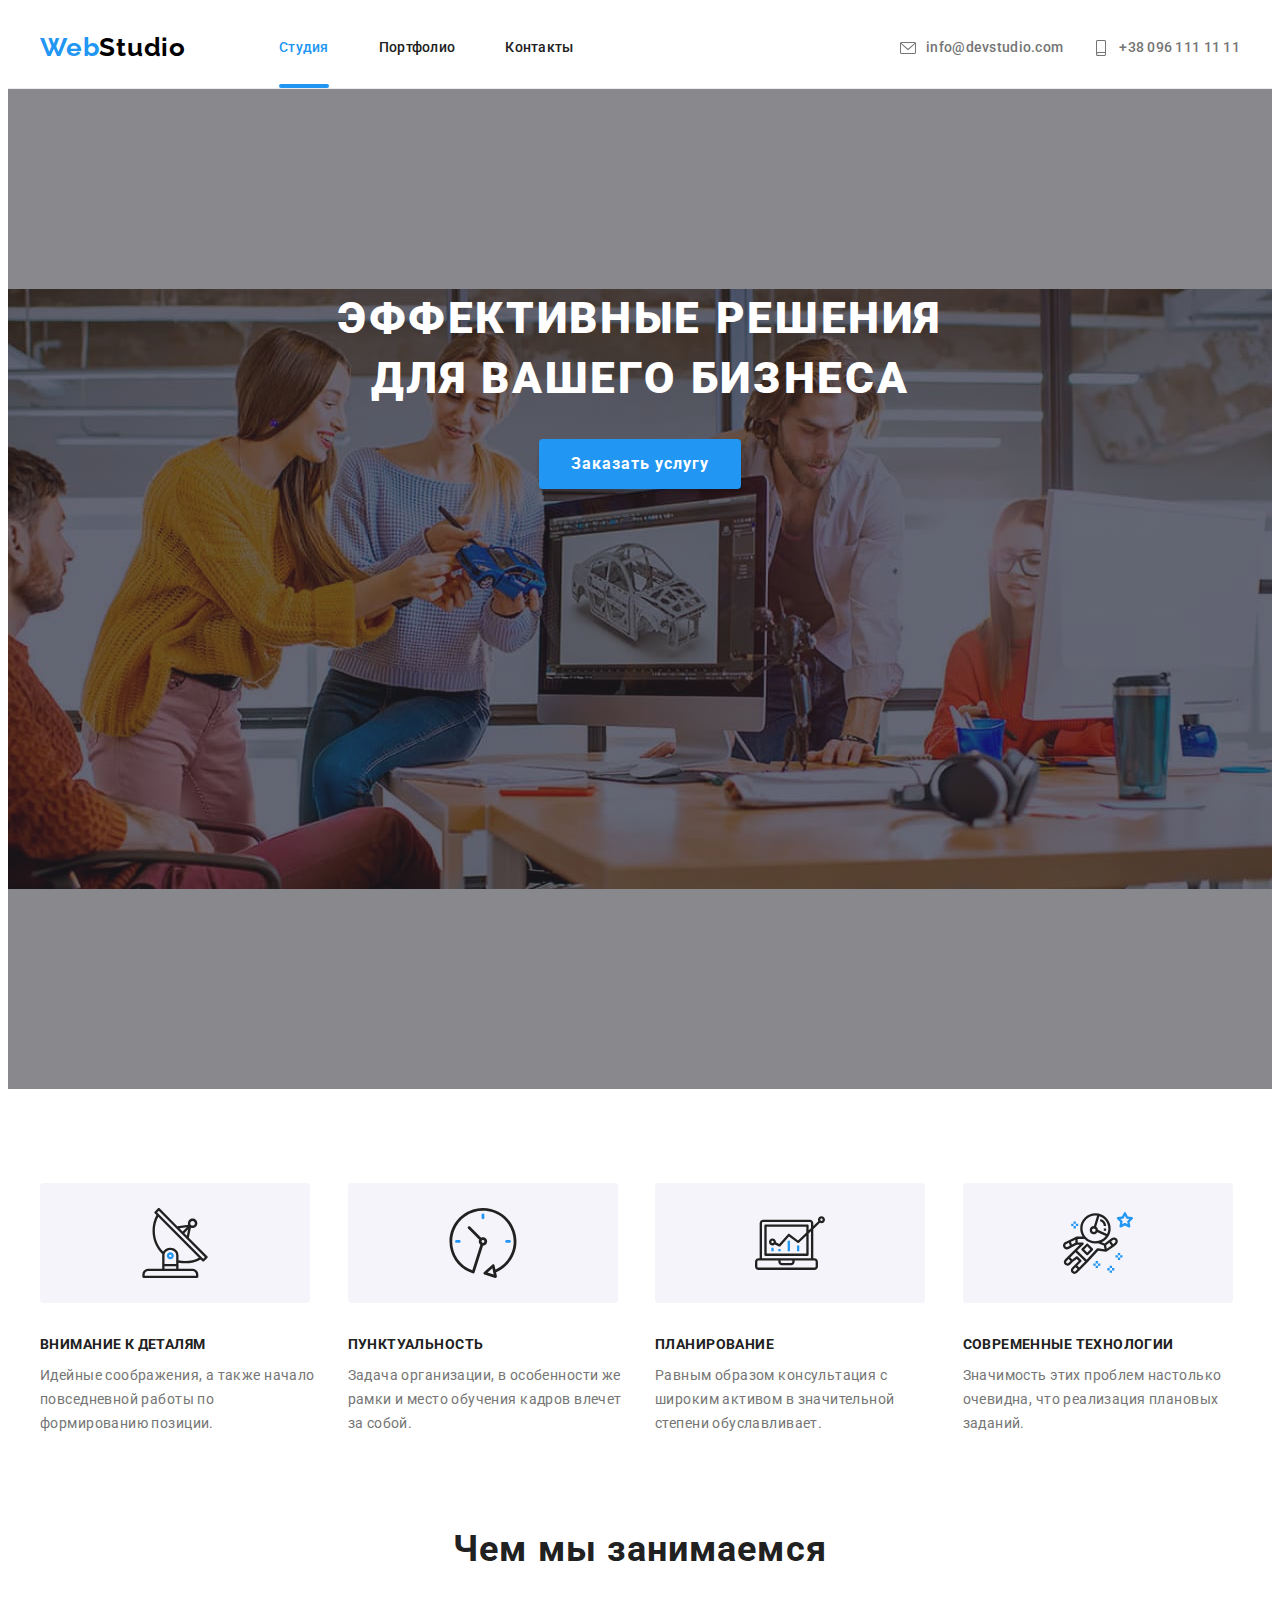
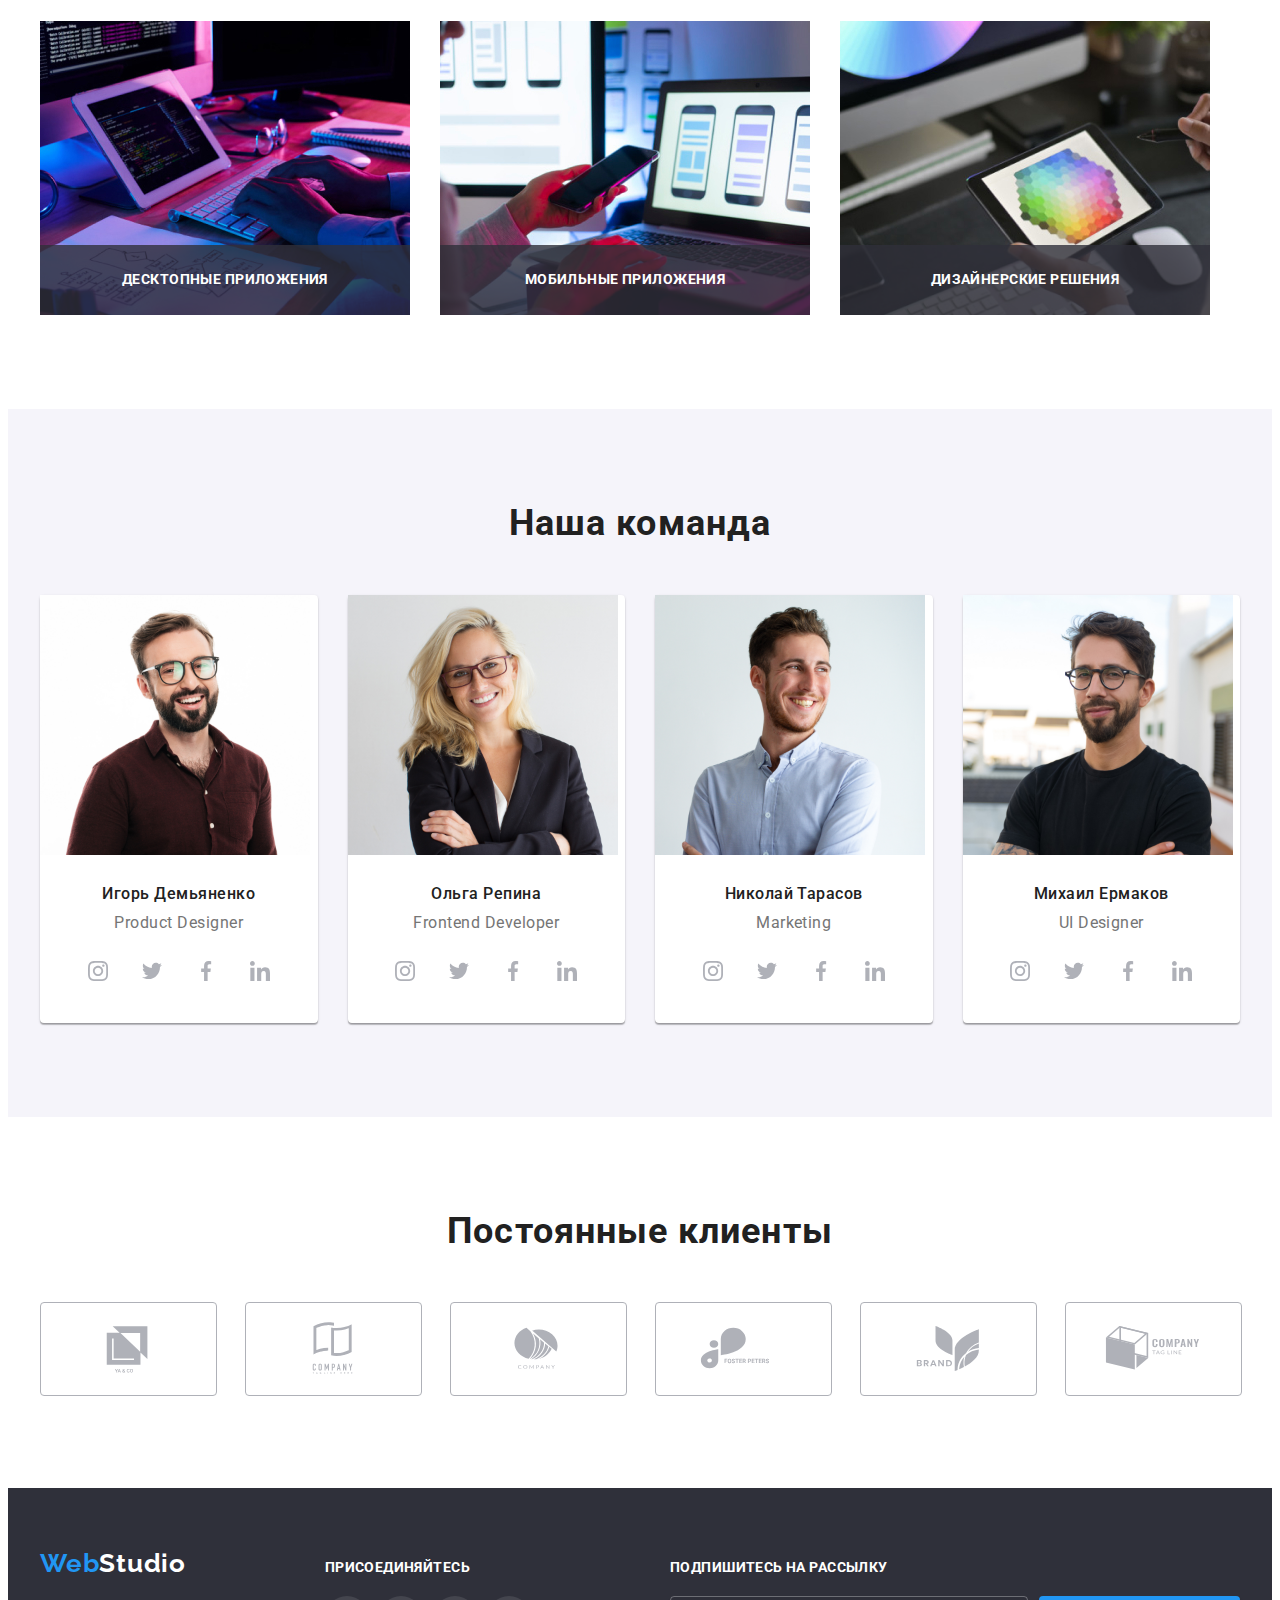
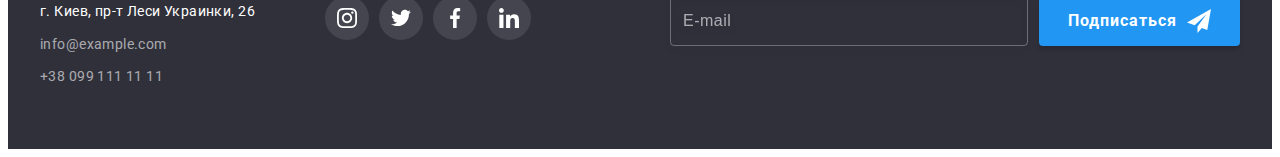
<file: index.html>
<!DOCTYPE html>
<html lang="ru">
  <head>
    <meta charset="UTF-8" />
    <meta http-equiv="X-UA-Compatible" content="IE=edge" />
    <meta name="viewport" content="width=device-width, initial-scale=1.0" />
    <title>Document</title>
    <link
      rel="stylesheet"
      href="https://cdnjs.cloudflare.com/ajax/libs/animate.css/4.1.1/animate.min.css"
    />
    <link rel="preconnect" href="https://fonts.googleapis.com" />
    <link rel="preconnect" href="https://fonts.gstatic.com" crossorigin />
    <link
      href="https://fonts.googleapis.com/css2?family=Raleway:wght@700&family=Roboto:wght@400;500;700;900&display=swap"
      rel="stylesheet"
    />
    <link
      rel="stylesheet"
      href="https://cdnjs.cloudflare.com/ajax/libs/modern-normalize/1.1.0/modern-normalize.min.css"
      integrity="sha512-wpPYUAdjBVSE4KJnH1VR1HeZfpl1ub8YT/NKx4PuQ5NmX2tKuGu6U/JRp5y+Y8XG2tV+wKQpNHVUX03MfMFn9Q=="
      crossorigin="anonymous"
      referrerpolicy="no-referrer"
    />
    <link rel="stylesheet" href="./css/styles.css" />
  </head>
  <body>
    <!-- Шапка сайта -->
    <header class="header">
      <div class="nav container">
        <!-- Навигация. Логотип-ссылка с текстом-->
        <nav class="top-nav">
          <a href="/" class="logo logo-animation"><span class="color-logo">Web</span>Studio</a>
          <!-- Навигация. Информация и контакты -->
          <ul class="site-nav list">
            <li class="item">
              <a class="contact-link current" href="">Студия</a>
            </li>
            <li class="item">
              <a class="contact-link" href="./portfolio.html">Портфолио</a>
            </li>
            <li class="item">
              <a class="contact-link" href="">Контакты</a>
            </li>
          </ul>
        </nav>
        <!-- Меню с контактами. Имейл и телефон. -->
        <ul class="right-nav list">
          <li class="item">
            <a href="mailto:info@devstudio.com" class="adress-link"
              ><svg class="adress-icon" width="16" height="16">
                <use href="./images/symbol-defs.svg#envelope"></use>
              </svg>
              info@devstudio.com</a
            >
          </li>
          <li class="item">
            <a class="adress-link" href="tel:+380961111111"
              ><svg class="adress-icon" width="16" height="16">
                <use href="./images/symbol-defs.svg#smartphone"></use>
              </svg>
              +38 096 111 11 11</a
            >
          </li>
        </ul>
      </div>
    </header>
    <main>
      <!-- Главный блок -->
      <section class="main">
        <div class="container">
          <h1 class="main-section">Эффективные решения для вашего бизнеса</h1>
          <!-- Кнопка заказа услуги. Вызывает модальное окно -->
          <button type="button" class="button-primary" data-modal-open>Заказать услугу</button>
        </div>
      </section>
      <!-- Секция услуг -->
      <section class="section">
        <div class="container">
          <!-- Скрытый заголовок -->
          <h2 class="section-title visually-hidden">Описание</h2>
          <ul class="service list">
            <li class="service-item">
              <svg class="servise-icon" width="70" height="70">
                <use href="./images/symbol-defs.svg#antenna"></use>
              </svg>
              <h3 class="title upper">Внимание к деталям</h3>
              <p class="text-description">
                Идейные соображения, а также начало повседневной работы по формированию позиции.
              </p>
            </li>
            <li class="service-item">
              <svg class="servise-icon" width="70" height="70">
                <use href="./images/symbol-defs.svg#clock"></use>
              </svg>
              <h3 class="title upper">Пунктуальность</h3>
              <p class="text-description">
                Задача организации, в особенности же рамки и место обучения кадров влечет за собой.
              </p>
            </li>
            <li class="service-item">
              <svg class="servise-icon" width="70" height="70">
                <use href="./images/symbol-defs.svg#diagram"></use>
              </svg>
              <h3 class="title upper">Планирование</h3>
              <p class="text-description">
                Равным образом консультация с широким активом в значительной степени обуславливает.
              </p>
            </li>
            <li class="service-item">
              <svg class="servise-icon" width="70" height="70">
                <use href="./images/symbol-defs.svg#astronaut"></use>
              </svg>
              <h3 class="title upper">Современные технологии</h3>
              <p class="text-description">
                Значимость этих проблем настолько очевидна, что реализация плановых заданий.
              </p>
            </li>
          </ul>
        </div>
      </section>
      <!-- Секция "Студия" -->
      <section class="section features-section">
        <div class="container">
          <h2 class="section-title">Чем мы занимаемся</h2>
          <ul class="studio list">
            <li class="studio-item">
              <img
                class="section-img"
                src="./images/img.jpg"
                alt="Руки человека который пишет код с помощью клавиатуры на планшете"
                width="370"
                height="294"
              />
              <h3 class="desc">Десктопные приложения</h3>
            </li>
            <li class="studio-item">
              <img
                class="section-img"
                src="./images/img1.jpg"
                alt="Руки человека который работает на смартфоне, и на экране ноутбука, который находится напротив, изображены смартфоны, основные оттенки фото сине-красные"
                width="370"
                height="294"
              />
              <h3 class="desc">Мобильные приложения</h3>
            </li>
            <li class="studio-item">
              <img
                class="section-img"
                src="./images/img2.jpg"
                alt="Человек рисует дизайн на планшете"
                width="370"
                height="294"
              />
              <h3 class="desc">Дизайнерские решения</h3>
            </li>
          </ul>
        </div>
      </section>
      <!-- Секция "Команда" -->
      <section class="section command">
        <div class="container">
          <h2 class="section-title">Наша команда</h2>
          <ul class="command-list list">
            <li class="card-item">
              <img src="./images/img3.jpg" alt="Портрет" width="270" height="260" />
              <div class="text-item">
                <h3 class="names">Игорь Демьяненко</h3>
                <p lang="en" class="profession">Product Designer</p>
                <ul class="command-link list">
                  <li class="command-link-item">
                    <a
                      href="https://www.instagram.com/"
                      class="command-link-link"
                      target="_blank"
                      rel="noopener noreferrer"
                    >
                      <svg class="command-icon" width="20" height="20">
                        <use href="./images/symbol-defs.svg#insta"></use>
                      </svg>
                    </a>
                  </li>
                  <li class="command-link-item">
                    <a
                      href="https://twitter.com/"
                      class="command-link-link"
                      target="_blank"
                      rel="noopener noreferrer"
                    >
                      <svg class="command-icon" width="20" height="20">
                        <use href="./images/symbol-defs.svg#tw"></use>
                      </svg>
                    </a>
                  </li>
                  <li class="command-link-item">
                    <a
                      href="https://www.facebook.com/"
                      class="command-link-link"
                      target="_blank"
                      rel="noopener noreferrer"
                    >
                      <svg class="command-icon" width="20" height="20">
                        <use href="./images/symbol-defs.svg#f"></use>
                      </svg>
                    </a>
                  </li>
                  <li class="command-link-item">
                    <a
                      href="https://linkedin.com/"
                      class="command-link-link"
                      target="_blank"
                      rel="noopener noreferrer"
                    >
                      <svg class="command-icon" width="20" height="20">
                        <use href="./images/symbol-defs.svg#in"></use>
                      </svg>
                    </a>
                  </li>
                </ul>
              </div>
            </li>
            <li class="card-item">
              <img src="./images/img4.jpg" alt="Портрет" width="270" height="260" />
              <div class="text-item">
                <h3 class="names">Ольга Репина</h3>
                <p lang="en" class="profession">Frontend Developer</p>
                <ul class="command-link list">
                  <li class="command-link-item">
                    <a
                      href="https://www.instagram.com/"
                      class="command-link-link"
                      target="_blank"
                      rel="noopener noreferrer"
                    >
                      <svg class="command-icon" width="20" height="20">
                        <use href="./images/symbol-defs.svg#insta"></use>
                      </svg>
                    </a>
                  </li>
                  <li class="command-link-item">
                    <a
                      href="https://twitter.com/"
                      class="command-link-link"
                      target="_blank"
                      rel="noopener noreferrer"
                    >
                      <svg class="command-icon" width="20" height="20">
                        <use href="./images/symbol-defs.svg#tw"></use>
                      </svg>
                    </a>
                  </li>
                  <li class="command-link-item">
                    <a
                      href="https://www.facebook.com/"
                      class="command-link-link"
                      target="_blank"
                      rel="noopener noreferrer"
                    >
                      <svg class="command-icon" width="20" height="20">
                        <use href="./images/symbol-defs.svg#f"></use>
                      </svg>
                    </a>
                  </li>
                  <li class="command-link-item">
                    <a
                      href="https://linkedin.com/"
                      class="command-link-link"
                      target="_blank"
                      rel="noopener noreferrer"
                    >
                      <svg class="command-icon" width="20" height="20">
                        <use href="./images/symbol-defs.svg#in"></use>
                      </svg>
                    </a>
                  </li>
                </ul>
              </div>
            </li>
            <li class="card-item">
              <img src="./images/img5.jpg" alt="Портрет" width="270" height="260" />
              <div class="text-item">
                <h3 class="names">Николай Тарасов</h3>
                <p lang="en" class="profession">Marketing</p>
                <ul class="command-link list">
                  <li class="command-link-item">
                    <a
                      href="https://www.instagram.com/"
                      class="command-link-link"
                      target="_blank"
                      rel="noopener noreferrer"
                    >
                      <svg class="command-icon" width="20" height="20">
                        <use href="./images/symbol-defs.svg#insta"></use>
                      </svg>
                    </a>
                  </li>
                  <li class="command-link-item">
                    <a
                      href="https://twitter.com/"
                      class="command-link-link"
                      target="_blank"
                      rel="noopener noreferrer"
                      ><svg class="command-icon" width="20" height="20">
                        <use href="./images/symbol-defs.svg#tw"></use>
                      </svg>
                    </a>
                  </li>
                  <li class="command-link-item">
                    <a
                      href="https://www.facebook.com/"
                      class="command-link-link"
                      target="_blank"
                      rel="noopener noreferrer"
                    >
                      <svg class="command-icon" width="20" height="20">
                        <use href="./images/symbol-defs.svg#f"></use>
                      </svg>
                    </a>
                  </li>
                  <li class="command-link-item">
                    <a
                      href="https://linkedin.com/"
                      class="command-link-link"
                      target="_blank"
                      rel="noopener noreferrer"
                    >
                      <svg class="command-icon" width="20" height="20">
                        <use href="./images/symbol-defs.svg#in"></use>
                      </svg>
                    </a>
                  </li>
                </ul>
              </div>
            </li>
            <li class="card-item">
              <img src="./images/img6.jpg" alt="Портрет" width="270" height="260" />
              <div class="text-item">
                <h3 class="names">Михаил Ермаков</h3>
                <p lang="en" class="profession">UI Designer</p>
                <ul class="command-link list">
                  <li class="command-link-item">
                    <a
                      href="https://www.instagram.com/"
                      class="command-link-link"
                      target="_blank"
                      rel="noopener noreferrer"
                    >
                      <svg class="command-icon" width="20" height="20">
                        <use href="./images/symbol-defs.svg#insta"></use>
                      </svg>
                    </a>
                  </li>
                  <li class="command-link-item">
                    <a
                      href="https://twitter.com/"
                      class="command-link-link"
                      target="_blank"
                      rel="noopener noreferrer"
                    >
                      <svg class="command-icon" width="20" height="20">
                        <use href="./images/symbol-defs.svg#tw"></use>
                      </svg>
                    </a>
                  </li>
                  <li class="command-link-item">
                    <a
                      href="https://www.facebook.com/"
                      class="command-link-link"
                      target="_blank"
                      rel="noopener noreferrer"
                    >
                      <svg class="command-icon" width="20" height="20">
                        <use href="./images/symbol-defs.svg#f"></use>
                      </svg>
                    </a>
                  </li>
                  <li class="command-link-item">
                    <a
                      href="https://linkedin.com/"
                      class="command-link-link"
                      target="_blank"
                      rel="noopener noreferrer"
                    >
                      <svg class="command-icon" width="20" height="20">
                        <use href="./images/symbol-defs.svg#in"></use>
                      </svg>
                    </a>
                  </li>
                </ul>
              </div>
            </li>
          </ul>
        </div>
      </section>
      <!-- Секция Клиенты -->
      <section class="section">
        <div class="container">
          <h2 class="section-title">Постоянные клиенты</h2>
          <ul class="client-list list">
            <li class="client-item">
              <a href="" class="client-link" target="_blank" rel="noopener noreferrer">
                <svg class="client-icon" width="106" height="60">
                  <use href="./images/symbol-defs.svg#client1"></use>
                </svg>
              </a>
            </li>
            <li class="client-item">
              <a href="" class="client-link" target="_blank" rel="noopener noreferrer">
                <svg class="client-icon" width="106" height="60">
                  <use href="./images/symbol-defs.svg#client2"></use>
                </svg>
              </a>
            </li>
            <li class="client-item">
              <a href="" class="client-link" target="_blank" rel="noopener noreferrer">
                <svg class="client-icon" width="106" height="60">
                  <use href="./images/symbol-defs.svg#client3"></use>
                </svg>
              </a>
            </li>
            <li class="client-item">
              <a href="" class="client-link" target="_blank" rel="noopener noreferrer">
                <svg class="client-icon" width="106" height="60">
                  <use href="./images/symbol-defs.svg#client4"></use>
                </svg>
              </a>
            </li>
            <li class="client-item">
              <a href="" class="client-link" target="_blank" rel="noopener noreferrer">
                <svg class="client-icon" width="106" height="60">
                  <use href="./images/symbol-defs.svg#client5"></use>
                </svg>
              </a>
            </li>
            <li class="client-item">
              <a href="" class="client-link" target="_blank" rel="noopener noreferrer">
                <svg class="client-icon" width="106" height="60">
                  <use href="./images/symbol-defs.svg#client6"></use>
                </svg>
              </a>
            </li>
          </ul>
        </div>
      </section>
    </main>
    <!-- Футер -->
    <footer class="footer">
      <div class="container footer-position">
        <!-- Левая сторона -->
        <!-- Задали див для позиционирования -->
        <div class="footer-left">
          <!-- Логотип -->
          <a href="/" class="logo-bottom logo-animation"
            ><span class="color-logo">Web</span>Studio</a
          >
          <!-- Адрес и контакты -->
          <address>
            <ul class="footer-nav list">
              <li class="item">
                <a
                  class="link-bottom adr"
                  href="https://goo.gl/maps/eCC2eFaYXbbJJhADA"
                  target="_blank"
                  rel="noopener noreferrer"
                  >г. Киев, пр-т Леси Украинки, 26</a
                >
              </li>
              <li class="item">
                <a class="link-bottom" href="mailto:info@example.com">info@example.com</a>
              </li>
              <li class="item">
                <a class="link-bottom" href="tel:+380991111111">+38 099 111 11 11</a>
              </li>
            </ul>
          </address>
        </div>
        <!-- Середина. Задали див для позиционирования -->
        <div class="footer-right">
          <h3 class="footer-title upper">Присоединяйтесь</h3>
          <!-- Список с иконками -->
          <ul class="footer-list list">
            <li class="footer-link-item">
              <a
                href="https://www.instagram.com/"
                class="footer-link"
                target="_blank"
                rel="noopener noreferrer"
              >
                <svg class="footer-icon" width="20" height="20">
                  <use href="./images/symbol-defs.svg#instaw"></use>
                </svg>
              </a>
            </li>
            <li class="footer-link-item">
              <a
                href="https://twitter.com/"
                class="footer-link"
                target="_blank"
                rel="noopener noreferrer"
              >
                <svg class="footer-icon" width="20" height="20">
                  <use href="./images/symbol-defs.svg#tww"></use>
                </svg>
              </a>
            </li>
            <li class="footer-link-item">
              <a
                href="https://www.facebook.com/"
                class="footer-link"
                target="_blank"
                rel="noopener noreferrer"
              >
                <svg class="footer-icon" width="20" height="20">
                  <use href="./images/symbol-defs.svg#fw"></use>
                </svg>
              </a>
            </li>
            <li class="footer-link-item">
              <a
                href="https://linkedin.com/"
                class="footer-link"
                target="_blank"
                rel="noopener noreferrer"
              >
                <svg class="footer-icon" width="20" height="20">
                  <use href="./images/symbol-defs.svg#inw"></use>
                </svg>
              </a>
            </li>
          </ul>
        </div>
        <!-- Правая сторона с подпиской -->
        <div class="subscription"></div>
        <!-- Форма "подпишитесь на рассылку" -->
        <form class="subscription-form">
          <label for="mail" class="subscription-mail upper">Подпишитесь на рассылку</label>
          <input
            type="email"
            name="user-email"
            class="mail-input"
            id="mail"
            placeholder="E-mail"
            maxlength="50"
            required
          />
          <button type="submit" class="button subscribe-button">
            Подписаться
            <svg class="icon-send" width="24" height="24">
              <use href="./images/symbol-defs.svg#send"></use>
            </svg>
          </button>
        </form>
      </div>
    </footer>
    <!-- Записали бекдроп -->
    <div class="backdrop is-hidden" data-modal>
      <div class="modal">
        <button class="modal-close-btn" type="button" data-modal-close>
          <svg class="modal-close-icon" width="18" height="18">
            <use href="./images/symbol-defs.svg#close"></use>
          </svg>
        </button>
        <form action="#" class="data-form">
          <p class="form-text">Оставьте свои данные, мы вам перезвоним</p>
          <div class="data-form-field">
            <label for="input-name" class="data-form-label">Имя</label>
            <span class="input-wrap">
              <input
                type="text"
                id="input-name"
                class="data-form-input"
                name="user-name"
                maxlength="50"
                required
              />
              <svg class="data-icon" width="12" height="12">
                <use href="./images/symbol-defs.svg#person"></use>
              </svg>
            </span>
          </div>
          <div class="data-form-field">
            <label for="input-phone" class="data-form-label">Телефон</label>
            <span class="input-wrap">
              <input
                type="tel"
                id="input-phone"
                class="data-form-input"
                name="user-phone"
                maxlength="50"
                required
              />
              <svg class="data-icon" width="13" height="13">
                <use href="./images/symbol-defs.svg#phone"></use>
              </svg>
            </span>
          </div>
          <div class="data-form-field">
            <label for="input-email" class="data-form-label">Почта</label>
            <span class="input-wrap">
              <input
                type="email"
                id="input-email"
                class="data-form-input"
                name="user-email"
                maxlength="50"
                required
              />
              <svg class="data-icon" width="15" height="12">
                <use href="./images/symbol-defs.svg#mail"></use>
              </svg>
            </span>
          </div>
          <div class="data-form-field text-input">
            <label for="input-comment" class="data-form-label">Комментарий</label>
            <textarea
              name="modal-comment"
              id="input-comment"
              class="modal-comment"
              placeholder="Введите текст"
            ></textarea>
          </div>
          <div class="data-form-field">
            <input
              type="checkbox"
              id="agreement"
              name="agreement"
              class="checkbox visually-hidden"
              required
            />
            <label for="agreement" class="check-label"
              ><span class="check-icon"
                ><svg width="14" height="12">
                  <use href="./images/symbol-defs.svg#check"></use></svg></span
              >Соглашаюсь с рассылкой и принимаю
              <a href="" class="agreement-link">Условия договора</a>
            </label>
          </div>
          <button type="submit" class="button send-button">Отправить</button>
        </form>
      </div>
    </div>
    <!-- Подключили скрипт -->
    <script src="./js/modal.js"></script>
  </body>
</html>
</file>
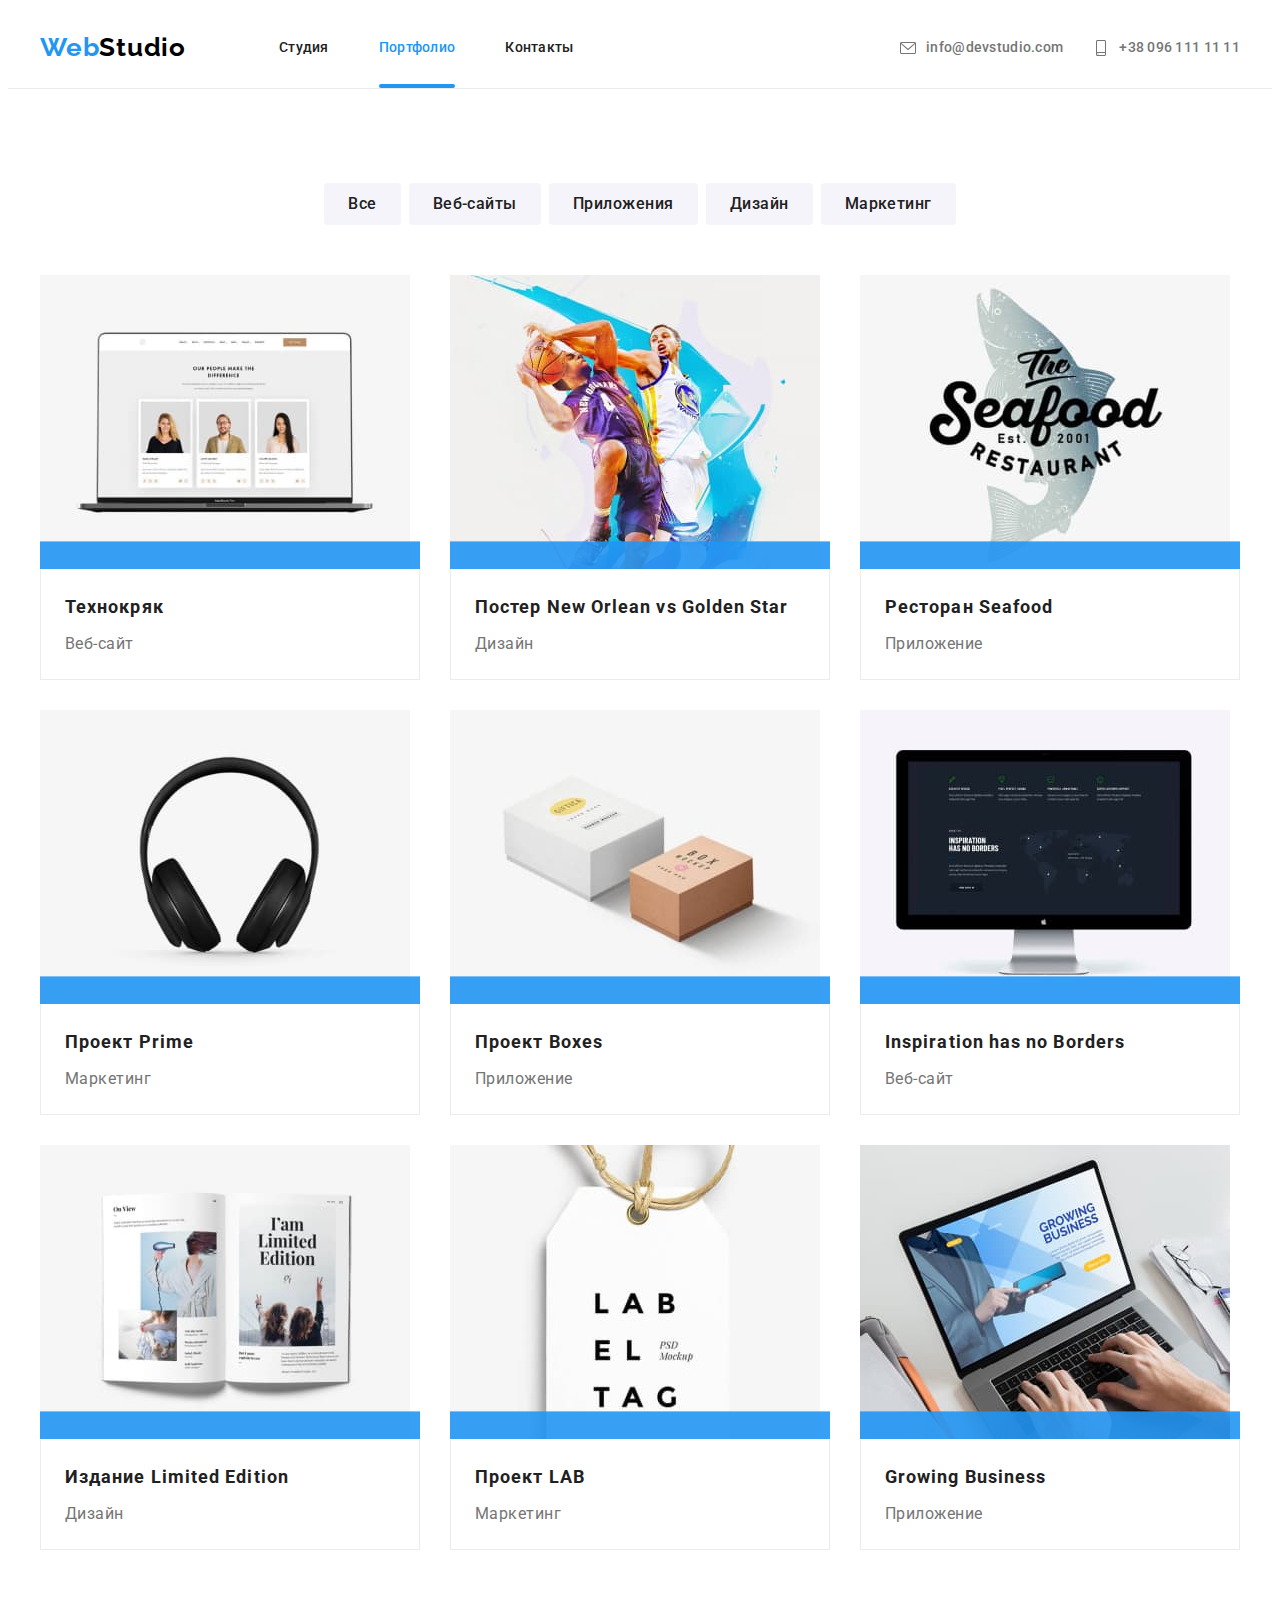
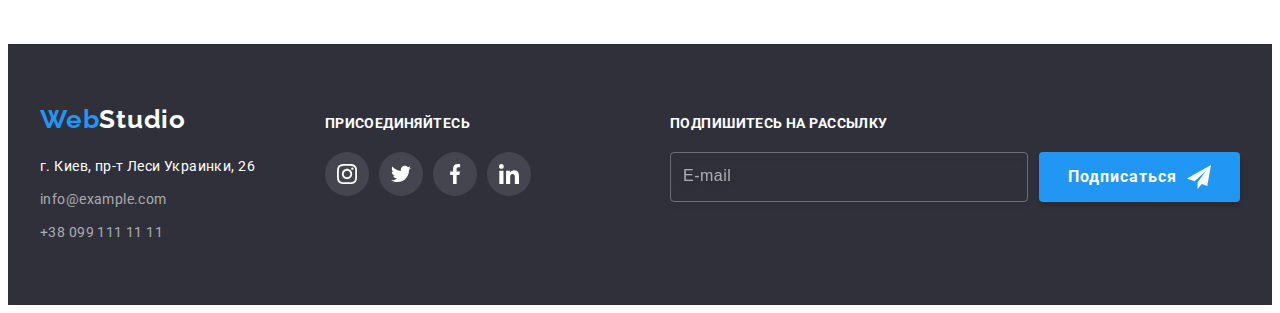
<file: portfolio.html>
<!DOCTYPE html>
<html lang="ru">
  <head>
    <meta charset="UTF-8" />
    <meta http-equiv="X-UA-Compatible" content="IE=edge" />
    <meta name="viewport" content="width=device-width, initial-scale=1.0" />
    <title>Document</title>
    <link
      rel="stylesheet"
      href="https://cdnjs.cloudflare.com/ajax/libs/animate.css/4.1.1/animate.min.css"
    />
    <link rel="preconnect" href="https://fonts.googleapis.com" />
    <link rel="preconnect" href="https://fonts.gstatic.com" crossorigin />
    <link
      href="https://fonts.googleapis.com/css2?family=Raleway:wght@700&family=Roboto:wght@400;500;700;900&display=swap"
      rel="stylesheet"
    />
    <link
      rel="stylesheet"
      href="https://cdnjs.cloudflare.com/ajax/libs/modern-normalize/1.1.0/modern-normalize.min.css"
      integrity="sha512-wpPYUAdjBVSE4KJnH1VR1HeZfpl1ub8YT/NKx4PuQ5NmX2tKuGu6U/JRp5y+Y8XG2tV+wKQpNHVUX03MfMFn9Q=="
      crossorigin="anonymous"
      referrerpolicy="no-referrer"
    />
    <link rel="stylesheet" href="./css/styles.css" />
  </head>
  <body>
    <!-- Шапка сайта -->
    <header class="header">
      <div class="nav container">
        <nav class="top-nav">
          <!-- Навигация. Логотип-ссылка с текстом-->
          <a href="/" class="logo logo-animation"><span class="color-logo">Web</span>Studio</a>
          <!-- Навигация. Ссылка на главную страницу. Сыылка на портфолио и контакты -->
          <ul class="site-nav list">
            <li class="item">
              <a class="contact-link" href="./index.html">Студия</a>
            </li>
            <li class="item">
              <a class="contact-link current" href="">Портфолио</a>
            </li>
            <li class="item">
              <a class="contact-link" href="">Контакты</a>
            </li>
          </ul>
        </nav>
        <!-- Меню с контактами. Имейл и телефон. -->
        <ul class="right-nav list">
          <li class="item">
            <a href="mailto:info@devstudio.com" class="adress-link"
              ><svg class="adress-icon" width="16" height="16">
                <use href="./images/symbol-defs.svg#envelope"></use>
              </svg>
              info@devstudio.com</a
            >
          </li>
          <li class="item">
            <a class="adress-link" href="tel:+380961111111"
              ><svg class="adress-icon" width="16" height="16">
                <use href="./images/symbol-defs.svg#smartphone"></use>
              </svg>
              +38 096 111 11 11</a
            >
          </li>
        </ul>
      </div>
    </header>
    <!-- Блок-герой -->
    <main>
      <!-- Секция навигации -->
      <section class="section">
        <div class="container">
          <!-- Скрытый заголовок -->
          <h1 class="main-title visually-hidden">Портфолио</h1>
          <!-- Секция с кнопками -->
          <ul class="portfolio-buttons list">
            <li class="item"><button class="style-scope-button" type="button">Все</button></li>
            <li class="item">
              <button class="style-scope-button" type="button">Веб-сайты</button>
            </li>
            <li class="item">
              <button class="style-scope-button" type="button">Приложения</button>
            </li>
            <li class="item"><button class="style-scope-button" type="button">Дизайн</button></li>
            <li class="item">
              <button class="style-scope-button" type="button">Маркетинг</button>
            </li>
          </ul>
          <!-- Секция с карточками. Скрытый заголовок -->
          <h2 class="section-title visually-hidden">Проекты студии</h2>
          <!-- Список карточек -->
          <ul class="portfolio-items list">
            <li class="portfolio-item">
              <a class="portfolio-link" href="">
                <div class="card-thumb">
                  <img
                    src="./images/img7.jpg"
                    alt="Ноутбук где на экране изображены портреты людей со ссылками на их портфолио"
                    width="370"
                    height="294"
                  />
                  <p class="text-hidden">
                    Технокряк это современная площадка распространения коронавируса. Компании
                    используют эту платформу для цифрового шпионажа и атак на защищённые сервера
                    конкурентов.
                  </p>
                </div>
                <div class="portfolio-card">
                  <h3 class="title-adverb">Технокряк</h3>
                  <p class="text">Веб-сайт</p>
                </div>
              </a>
            </li>
            <li class="portfolio-item">
              <a class="portfolio-link" href="">
                <div class="card-thumb">
                  <img
                    src="./images/img8.jpg"
                    alt="Красочное изображение на постере на котором баскетболисты играют в баскетбол"
                    width="370"
                    height="294"
                  />
                  <p class="text-hidden">
                    Технокряк это современная площадка распространения коронавируса. Компании
                    используют эту платформу для цифрового шпионажа и атак на защищённые сервера
                    конкурентов.
                  </p>
                </div>
                <div class="portfolio-card">
                  <h3 class="title-adverb">
                    Постер <span lang="en">New Orlean vs Golden Star</span>
                  </h3>
                  <p class="text">Дизайн</p>
                </div>
              </a>
            </li>
            <li class="portfolio-item">
              <a class="portfolio-link" href="">
                <div class="card-thumb">
                  <img
                    src="./images/img9.jpg"
                    alt="Реклама рыбного ресторана, где по центру изображена серо-синяя рыба а на ней красивая надпись черными буквами"
                    width="370"
                    height="294"
                  />
                  <p class="text-hidden">
                    Технокряк это современная площадка распространения коронавируса. Компании
                    используют эту платформу для цифрового шпионажа и атак на защищённые сервера
                    конкурентов.
                  </p>
                </div>
                <div class="portfolio-card">
                  <h3 class="title-adverb">Ресторан <span lang="en">Seafood</span></h3>
                  <p class="text">Приложение</p>
                </div>
              </a>
            </li>
            <li class="portfolio-item">
              <a class="portfolio-link" href="">
                <div class="card-thumb">
                  <img
                    src="./images/img10.jpg"
                    alt="Изображение с черными наушниками по центру"
                    width="370"
                    height="294"
                  />
                  <p class="text-hidden">
                    Технокряк это современная площадка распространения коронавируса. Компании
                    используют эту платформу для цифрового шпионажа и атак на защищённые сервера
                    конкурентов.
                  </p>
                </div>
                <div class="portfolio-card">
                  <h3 class="title-adverb">Проект <span lang="en">Prime</span></h3>
                  <p class="text">Маркетинг</p>
                </div>
              </a>
            </li>
            <li class="portfolio-item">
              <a class="portfolio-link" href="">
                <div class="card-thumb">
                  <img
                    src="./images/img11.jpg"
                    alt="Изображение с коробками, белой и коричневой, коричневая находится спереди и повернута боком а белая за ней"
                    width="370"
                    height="294"
                  />
                  <p class="text-hidden">
                    Технокряк это современная площадка распространения коронавируса. Компании
                    используют эту платформу для цифрового шпионажа и атак на защищённые сервера
                    конкурентов.
                  </p>
                </div>
                <div class="portfolio-card">
                  <h3 class="title-adverb">Проект <span lang="en">Boxes</span></h3>
                  <p class="text">Приложение</p>
                </div>
              </a>
            </li>
            <li class="portfolio-item">
              <a class="portfolio-link" href="">
                <div class="card-thumb">
                  <img
                    src="./images/img12.jpg"
                    alt="Изображение с монитором на всю картинку"
                    width="370"
                    height="294"
                  />
                  <p class="text-hidden">
                    Технокряк это современная площадка распространения коронавируса. Компании
                    используют эту платформу для цифрового шпионажа и атак на защищённые сервера
                    конкурентов.
                  </p>
                </div>
                <div class="portfolio-card">
                  <h3 class="title-adverb" lang="en">Inspiration has no Borders</h3>
                  <p class="text">Веб-сайт</p>
                </div>
              </a>
            </li>
            <li class="portfolio-item">
              <a class="portfolio-link" href="">
                <div class="card-thumb">
                  <img
                    src="./images/img13.jpg"
                    alt="Изображение с развернутой книгой на всю картинку"
                    width="370"
                    height="294"
                  />
                  <p class="text-hidden">
                    Технокряк это современная площадка распространения коронавируса. Компании
                    используют эту платформу для цифрового шпионажа и атак на защищённые сервера
                    конкурентов.
                  </p>
                </div>
                <div class="portfolio-card">
                  <h3 class="title-adverb">Издание <span lang="en">Limited Edition</span></h3>
                  <p class="text">Дизайн</p>
                </div>
              </a>
            </li>
            <li class="portfolio-item">
              <a class="portfolio-link" href="">
                <div class="card-thumb">
                  <img
                    src="./images/img14.jpg"
                    alt="Изображение с белой бумажной биркой от одежды на сером фоне на всю картинку"
                    width="370"
                    height="294"
                  />
                  <p class="text-hidden">
                    Технокряк это современная площадка распространения коронавируса. Компании
                    используют эту платформу для цифрового шпионажа и атак на защищённые сервера
                    конкурентов.
                  </p>
                </div>
                <div class="portfolio-card">
                  <h3 class="title-adverb">Проект <span lang="en">LAB</span></h3>
                  <p class="text">Маркетинг</p>
                </div>
              </a>
            </li>
            <li class="portfolio-item">
              <a class="portfolio-link" href="">
                <div class="card-thumb">
                  <img
                    src="./images/img15.jpg"
                    alt="На изображении руки человека которые печатают на открытом ноутбуке, на экране ноутбука картинка с подписью Groving business"
                    width="370"
                    height="294"
                  />
                  <p class="text-hidden">
                    Технокряк это современная площадка распространения коронавируса. Компании
                    используют эту платформу для цифрового шпионажа и атак на защищённые сервера
                    конкурентов.
                  </p>
                </div>
                <div class="portfolio-card">
                  <h3 class="title-adverb" lang="en">Growing Business</h3>
                  <p class="text">Приложение</p>
                </div>
              </a>
            </li>
          </ul>
        </div>
      </section>
    </main>
    <!-- Футер -->
    <footer class="footer">
      <div class="container footer-position">
        <!-- Левая сторона -->
        <!-- Задали див для позиционирования -->
        <div class="footer-left">
          <!-- Логотип -->
          <a href="/" class="logo-bottom logo-animation"
            ><span class="color-logo">Web</span>Studio</a
          >
          <!-- Адрес и контакты -->
          <address>
            <ul class="footer-nav list">
              <li class="item">
                <a
                  class="link-bottom adr"
                  href="https://goo.gl/maps/eCC2eFaYXbbJJhADA"
                  target="_blank"
                  rel="noopener noreferrer"
                  >г. Киев, пр-т Леси Украинки, 26</a
                >
              </li>
              <li class="item">
                <a class="link-bottom" href="mailto:info@example.com">info@example.com</a>
              </li>
              <li class="item">
                <a class="link-bottom" href="tel:+380991111111">+38 099 111 11 11</a>
              </li>
            </ul>
          </address>
        </div>
        <!-- Правая сторона. Задали див для позиционирования -->
        <div class="footer-right">
          <h3 class="footer-title upper">Присоединяйтесь</h3>
          <!-- Список с иконками -->
          <ul class="footer-list list">
            <li class="footer-link-item">
              <a
                href="https://www.instagram.com/"
                class="footer-link"
                target="_blank"
                rel="noopener noreferrer"
              >
                <svg class="footer-icon" width="20" height="20">
                  <use href="./images/symbol-defs.svg#instaw"></use>
                </svg>
              </a>
            </li>
            <li class="footer-link-item">
              <a
                href="https://twitter.com/"
                class="footer-link"
                target="_blank"
                rel="noopener noreferrer"
              >
                <svg class="footer-icon" width="20" height="20">
                  <use href="./images/symbol-defs.svg#tww"></use>
                </svg>
              </a>
            </li>
            <li class="footer-link-item">
              <a
                href="https://www.facebook.com/"
                class="footer-link"
                target="_blank"
                rel="noopener noreferrer"
              >
                <svg class="footer-icon" width="20" height="20">
                  <use href="./images/symbol-defs.svg#fw"></use>
                </svg>
              </a>
            </li>
            <li class="footer-link-item">
              <a
                href="https://linkedin.com/"
                class="footer-link"
                target="_blank"
                rel="noopener noreferrer"
              >
                <svg class="footer-icon" width="20" height="20">
                  <use href="./images/symbol-defs.svg#inw"></use>
                </svg>
              </a>
            </li>
          </ul>
        </div>
        <!-- Правая сторона с подпиской -->
        <div class="subscription"></div>
        <!-- Форма "подпишитесь на рассылку" -->
        <form class="subscription-form">
          <label for="mail" class="subscription-mail upper">Подпишитесь на рассылку</label>
          <input
            type="email"
            name="mail"
            class="mail-input"
            id="mail"
            placeholder="E-mail"
            maxlength="50"
            required
          />
          <button type="submit" class="button subscribe-button">
            Подписаться
            <svg class="icon-send" width="24" height="24">
              <use href="./images/symbol-defs.svg#send"></use>
            </svg>
          </button>
        </form>
      </div>
    </footer>
  </body>
</html>
</file>
<file: css/styles.css>
:root {
  --primary-text-color: #212121;
  --secondary-text-color: #757575;
  --accent-color: #2196f3;
  --background-color: #e5e5e5;
  --background-context-color: #f5f4fa;
  --rare-text-color: #ffffff;
  --time-deploy: cubic-bezier(0.4, 0, 0.2, 1);
}
/* Анимация с тенью при ховере
@keyframes bouncing {
  0% {
    bottom: 0;
    box-shadow: 0 5px 5px rgba(0, 0, 0, 0.1);
  }
  100% {
    bottom: 1px;
    box-shadow: 0 25px 25px #2196f3;
  }
}
.logo.logo-animation:hover {
  border-radius: 4px;
  padding: 0px;
  animation: bouncing 0.5s cubic-bezier(0.1, 0.25, 0.1, 1) 0s alternate both;
} */
/* Анимация с исчезновением при ховере и фокусе */
@keyframes fadeOut {
  0% {
    opacity: 1;
  }
  100% {
    opacity: 0;
  }
}
.logo.logo-animation:hover,
.logo.logo-animation:focus,
.logo-bottom.logo-animation:hover,
.logo-bottom.logo-animation:focus {
  animation: fadeOut 1s both;
}
/* Задали глобальное нормальное наследование */

p,
h1,
h2,
h3,
h4,
h5,
h6 {
  margin-top: 0;
  margin-bottom: 0;
}
ul {
  margin-top: 0;
  margin-bottom: 0;
  padding-left: 0;
}
/* Убрали подчеркивания со всех ссылок, иметь в виду, если нужна ссылка с подчеркиванием. Так же с анимацией.  */
a {
  text-decoration: none;
}

/* Убрали точки со списков */
.list {
  list-style: none;
  margin: 0;
  padding: 0;
}
/* Задали глобальные свойства */
body {
  font-family: Roboto, sans-serif;
  background-color: var(--rare-text-color);
  color: var(--primary-text-color);
}
/* Задали картинкам общие свойства - свойство блок и максимальную ширину */
img {
  display: block;
  max-width: 100%;
  height: auto;
}
/* Скрыли ненужные семантические заголовки */
.visually-hidden {
  position: absolute;
  width: 1px;
  height: 1px;
  margin: -1px;
  padding: 0;
  overflow: hidden;
  border: 0;
  clip: rect(0 0 0 0);
}
/* Добавили кнопке наследие */
button {
  font-family: inherit;
}
/* Задали общий вспомогательный класс "контейнер" для центрирования и ограничения контента по ширине */
.container {
  width: 1200px;
  padding-left: 15px;
  padding-right: 15px;
  margin: 0 auto;
}
/* Добавили нужный паддинг */
.section {
  padding-top: 94px;
  padding-bottom: 94px;
}
/* Задали рамку в Хедер */
.header {
  border-bottom: 1px solid #ececec;
}
/* Оформили логотип в Хедер*/
.logo {
  display: block;
  padding-top: 24px;
  padding-bottom: 25px;
  margin-right: 93px;
  font-family: Raleway;
  font-weight: bold;
  font-size: 26px;
  line-height: 1.2;
  letter-spacing: 0.03em;
  color: #000000;
}
/* Задали общего родителя для позиционирования Хедера */
.nav {
  display: flex;
  align-items: center;
}
.top-nav {
  display: flex;
  align-items: center;
}
/* Добавили вертикальную геометрию ссылке, добавили ей дисплей-блок, чтоб убрать зазор */
.site-nav {
  display: block;
}
/* Задали флекс для навигации. Секция меню */
.site-nav {
  display: flex;
}
/* Задали отступы на ли */
.site-nav .item + .item {
  margin-left: 50px;
}
/* Можно сделать еще так .site-nav .item:not(:last-child) {
  margin-right: 50px;
} */
.right-nav {
  display: block;
}
/* Задали флекс для навигации. Имейл и телефон. */
.right-nav {
  display: flex;
  margin-left: auto;
  align-items: center;
}
.right-nav .item + .item {
  margin-left: 30px;
}
/* Добавили стили навигации в Хеадер*/
.contact-link {
  display: block;
  padding: 32px 0;
  font-weight: 500;
  font-size: 14px;
  line-height: 1.14;
  letter-spacing: 0.02em;
  color: var(--primary-text-color);
  transition: color 250ms var(--time-deploy);
}
.contact-link:hover,
.contact-link:focus {
  color: var(--accent-color);
}
.adress-icon {
  margin-right: 10px;
  fill: currentColor;
  transition: fill 250ms var(--time-deploy);
}
.adress-icon:hover,
.adress-icon:focus {
  fill: currentColor;
}
/* Добавили стили контактов в Хеадер */
.adress-link {
  display: flex;
  align-items: center;
  padding: 32px 0;
  font-weight: 500;
  font-size: 14px;
  line-height: 1.14;
  letter-spacing: 0.02em;
  color: var(--secondary-text-color);
  transition: color 250ms var(--time-deploy);
}
.adress-link:hover,
.adress-link:focus {
  color: var(--accent-color);
}
/* Оформили все нужные элементы синим цветом */
.color-logo {
  color: var(--accent-color);
}
.contact-link.current {
  color: var(--accent-color);
  position: relative;
}
.contact-link.current::after {
  content: '';
  position: absolute;
  display: block;
  bottom: 0;
  width: 100%;
  height: 4px;
  background-color: var(--accent-color);
  border-radius: 2px;
}
/* Оформили главный заголовок */
.main {
  display: block;
  max-width: 1600px;
  min-height: 600px;
  margin-left: auto;
  margin-right: auto;
  background-repeat: no-repeat;
  background-position: center;
  background-color: #c4c4c4;
  background-image: linear-gradient(to left, rgba(47, 48, 58, 0.4), rgba(47, 48, 58, 0.4)),
    url('../images/img16.jpg');
  padding-top: 200px;
  padding-bottom: 200px;
  text-align: center;
}
.main-section {
  text-transform: uppercase;
  font-weight: 900;
  font-size: 44px;
  line-height: 1.36;
  text-align: center;
  letter-spacing: 0.06em;
  color: var(--rare-text-color);
  max-width: 696px;
  margin: 0 auto 30px;
}
/* Секция услуг */
/* Оформили заголовки услуг */
.title {
  font-weight: bold;
  font-size: 14px;
  line-height: 1.14;
  letter-spacing: 0.03em;
  color: var(--primary-text-color);
  margin-bottom: 10px;
}

/* Оформили текст услуг */
.text-description {
  font-size: 14px;
  line-height: 1.72;
  letter-spacing: 0.03em;
  color: var(--secondary-text-color);
}
/* Оформили остальные заголовки */
.section-title {
  font-weight: bold;
  font-size: 36px;
  line-height: 1.16;
  text-align: center;
  letter-spacing: 0.03em;
  color: var(--primary-text-color);
  margin-bottom: 50px;
}
/* Оформили положение секции услуг */
.service {
  display: flex;
}
.service-item {
  box-sizing: border-box;
}
.service .service-item {
  width: calc((100% - 3 * 30px) / 4);
  margin-right: 30px;
}
.service .service-item:nth-child(4n) {
  margin-right: 0;
}
/* Добавили иконки в секцию услуг */
.servise-icon {
  box-sizing: border-box;
  width: 270px;
  height: 120px;
  padding: 25px 100px;
  margin-bottom: 30px;
  background-color: #f5f4fa;
  border-radius: 4px;
}
/* Секция Студия */
/* Убрали ненужный паддинг в секции Студия */
.section.features-section {
  padding-top: 0;
}
/* Оформили положение секции Студия */
.studio {
  display: flex;
  margin-top: 50px;
}
.studio-item {
  position: relative;
  margin-right: 30px;
}
.studio-item:nth-child(3n) {
  margin-right: 0;
}
/* Оформили надписи поверх картинки */
.desc {
  position: absolute;
  display: flex;
  justify-content: center;
  align-items: center;
  height: 70px;
  bottom: 0;
  width: 100%;
  background: rgba(47, 48, 58, 0.8);
  color: var(--rare-text-color);
  font-weight: 700;
  font-size: 14px;
  line-height: 1.14;
  letter-spacing: 0.03em;
  text-transform: uppercase;
}
/* Секция Команда */
/* Оформили стили имен и профессий в секции Команда*/
.command {
  background-color: #f5f4fa;
}
.command-list {
  display: flex;
  flex-wrap: wrap;
  padding: 0;
  margin: 0;
  margin-left: -30px;
  transition: box-shadow 250ms var(--time-deploy);
}
.command-list > .card-item {
  flex-basis: calc(100% / 4 - 30px);
  margin-left: 30px;
  background-color: var(--rare-text-color);
  border-radius: 4px;
  box-shadow: 0px 1px 3px rgba(0, 0, 0, 0.12), 0px 1px 1px rgba(0, 0, 0, 0.14),
    0px 2px 1px rgba(0, 0, 0, 0.2);
}
.command-link {
  display: flex;
  flex-wrap: wrap;
  justify-content: center;
  padding: 16px 0 0;
  margin: 0;
  list-style: none;
  align-items: center;
}
.command-link-item:not(:last-child) {
  margin-right: 10px;
}
.command-link-item {
  width: 44px;
  height: 44px;
}
.command-link-link {
  width: 100%;
  height: 100%;
  display: flex;
  align-items: center;
  justify-content: center;
  border-radius: 50%;
  background-color: var(--rare-text-color);
  transition: background-color 250ms var(--time-deploy);
}
.command-link-link:hover,
.command-link-link:focus {
  background-color: var(--accent-color);
}
.command-link-link:hover .command-icon,
.command-link-link:focus .command-icon {
  fill: var(--rare-text-color);
}
.command-icon {
  fill: #afb1b8;
  transition: fill 250ms var(--time-deploy);
}
/* Оформили имена и профессии */
.names {
  margin-bottom: 10px;
  font-weight: 500;
  font-size: 16px;
  line-height: 1.18;
  text-align: center;
  letter-spacing: 0.03em;
}
.profession {
  font-size: 16px;
  line-height: 1.18;
  text-align: center;
  letter-spacing: 0.03em;
  color: var(--secondary-text-color);
}
/* Оформили секцию Постоянные клиенты */
.client-list {
  display: flex;
  flex-wrap: wrap;
  margin-left: -30px;
}
/* Задали маржины списку */
.client-list > .client-item {
  flex-basis: calc(100% / 6 - 30px);
  margin-left: 30px;
}
/* Описали свойства контейнера с свг и ссылкой */
.client-item {
  height: 92px;
  width: 170px;
}
.client-link {
  height: 100%;
  width: 100%;
  display: flex;
  justify-content: center;
  align-items: center;
  border: 1px solid #afb1b8;
  border-radius: 4px;
  color: #afb1b8;
  transition: border-color 250ms var(--time-deploy);
}
/* Задали общие размеры и цвет при ховере и фокусе */
.client-icon {
  fill: currentColor;
  color: #afb1b8;
  transition: fill 250ms var(--time-deploy);
}
.client-link:hover,
.client-link:focus {
  border: 1px solid var(--accent-color);
}
.client-link:hover .client-icon,
.client-link:focus .client-icon {
  fill: var(--accent-color);
}

/* Оформили секцию в Портфолио*/
.title-adverb {
  font-weight: bold;
  font-size: 18px;
  line-height: 2;
  letter-spacing: 0.06em;
  color: var(--primary-text-color);
}
.text {
  margin-top: 4px;
  font-size: 16px;
  line-height: 1.87;
  letter-spacing: 0.03em;
  color: var(--secondary-text-color);
}
.portfolio-items {
  display: flex;
  flex-wrap: wrap;
  padding: 0;
  margin: 0;
  margin-left: -30px;
  margin-top: -30px;
}
.portfolio-items > .portfolio-item {
  flex-basis: calc(100% / 3 - 30px);
  margin-left: 30px;
  margin-top: 30px;
}
.text-item {
  padding: 30px 0;
}
.portfolio-card {
  padding: 20px 24px;
  border: 1px solid #ececec;
  border-top: 0;
}
/* Оформили текст на синем оверлее (выплывающем окошке) в Портфолио */
.text-hidden {
  position: absolute;
  font-size: 18px;
  line-height: 1.56;
  letter-spacing: 0.03em;
  top: 0;
  left: 0;
  padding: 63px 24px;
  width: 100%;
  color: #ffffff;
  background-color: rgba(33, 149, 243, 0.9);
  border-bottom: 0;
  margin: 0;
  overflow: auto;
  transform: translateY(100%);
  transition: transform 250ms var(--time-deploy);
}
/* Задали relative на див для позиционирования оверлея */
.card-thumb {
  position: relative;
  overflow: hidden;
}
/* Добавили стили ссылок в Футер */
.link-bottom {
  display: inline-block;
  font-style: normal;
  font-size: 14px;
  line-height: 1.71;
  letter-spacing: 0.03em;
  color: rgba(255, 255, 255, 0.6);
}
.footer-nav .item + .item {
  margin-top: 9px;
}
.adr {
  color: var(--rare-text-color);
}
/* Оформили заглавные буквы согласно макету */
.title.upper {
  text-transform: uppercase;
}
/* Оформили второй блок футера. Это заголовок большими буквами */
.footer-title.upper {
  text-transform: uppercase;
  color: var(--rare-text-color);
  font-weight: bold;
  font-size: 14px;
  line-height: 1.14;
  letter-spacing: 0.03em;
  color: var(--rare-text-color);
  margin-bottom: 20px;
}
.subscription-mail.upper {
  text-transform: uppercase;
  color: var(--rare-text-color);
  font-weight: bold;
  font-size: 14px;
  line-height: 1.14;
  letter-spacing: 0.03em;
  color: var(--rare-text-color);
  margin-bottom: 20px;
}
/* Оформили стили списка кнопок в Портфолио*/
.style-scope-button {
  font-weight: 500;
  font-size: 16px;
  padding: 6px 22px;
  line-height: 1.62;
  text-align: center;
  border-radius: 4px;
  letter-spacing: 0.03em;
  color: var(--primary-text-color);
  background-color: var(--background-context-color);
  border-color: transparent;
  cursor: pointer;
  transition: color 250ms var(--time-deploy), background-color 250ms var(--time-deploy),
    box-shadow 250ms var(--time-deploy);
}
.style-scope-button:hover,
.style-scope-button:focus {
  color: var(--rare-text-color);
  background-color: var(--accent-color);
  box-shadow: 0px 3px 1px rgba(0, 0, 0, 0.1), 0px 1px 2px rgba(0, 0, 0, 0.08),
    0px 2px 2px rgba(0, 0, 0, 0.12);
}
/* Спозиционировали список кнопок в Портфолио */
.portfolio-buttons {
  display: flex;
  margin-left: auto;
  margin-right: auto;
  align-items: center;
  justify-content: center;
  margin-bottom: 50px;
}
.portfolio-buttons .item + .item {
  margin-left: 8px;
}
/* Оформили стиль кнопки в Студия */
.button-primary {
  display: block;
  padding: 10px 32px;
  margin-left: auto;
  margin-right: auto;
  border-radius: 4px;
  font-weight: bold;
  font-size: 16px;
  line-height: 1.88;
  text-align: center;
  letter-spacing: 0.06em;
  color: var(--rare-text-color);
  background-color: var(--accent-color);
  border: 0;
  box-shadow: 0px 4px 4px rgba(0, 0, 0, 0.15);
  cursor: pointer;
  transition: color 250ms var(--time-deploy), background-color 250ms var(--time-deploy);
}
/* Оформили ховер и фокус кнопке в Студия */
.button-primary:hover,
.button-primary:focus {
  background-color: #188ce8;
}
/* Оформили стиль кнопке подписки в Футере */
.subscribe-button {
  position: absolute;
  bottom: 0;
  right: 0;
  display: flex;
  justify-content: left;
  padding: 10px 29px;
  align-items: center;
  border-radius: 4px;
  font-weight: bold;
  font-size: 16px;
  line-height: 1.88;
  text-align: center;
  letter-spacing: 0.06em;
  color: var(--rare-text-color);
  background-color: var(--accent-color);
  border: 0;
  box-shadow: 0px 4px 4px rgba(0, 0, 0, 0.15);
  cursor: pointer;
  transition: color 250ms var(--time-deploy), background-color 250ms var(--time-deploy);
}
.subscribe-button:hover,
.subscribe-button:focus {
  background-color: #188ce8;
}
/*  Оформили стиль кнопки в модальном окне */
.send-button {
  display: block;
  padding: 10px 56px;
  margin-left: auto;
  margin-right: auto;
  border-radius: 4px;
  font-weight: bold;
  font-size: 16px;
  line-height: 1.88;
  text-align: center;
  letter-spacing: 0.06em;
  color: var(--rare-text-color);
  background-color: var(--accent-color);
  border: 0;
  box-shadow: 0px 4px 4px rgba(0, 0, 0, 0.15);
  cursor: pointer;
  transition: color 250ms var(--time-deploy), background-color 250ms var(--time-deploy);
}
.send-button:hover,
.send-button:focus {
  background-color: #188ce8;
}
/* Задали ховер и фокус карточкам в Портфолио*/
.portfolio-link {
  display: block;
}
.portfolio-link:hover,
.portfolio-link:focus {
  box-shadow: 0px 1px 1px rgba(0, 0, 0, 0.12), 0px 4px 4px rgba(0, 0, 0, 0.06),
    1px 4px 6px rgba(0, 0, 0, 0.16);
}
/* Сделали выплывающие синие окошки в Портфолио*/
.portfolio-link:hover .text-hidden,
.portfolio-link:focus .text-hidden {
  transform: translateY(0%);
}
/* Оформили логотип в Футер */
.logo-bottom {
  display: block;
  margin-bottom: 20px;
  font-family: Raleway;
  font-weight: bold;
  font-size: 26px;
  letter-spacing: 0.03em;
  line-height: 1.2;
  color: var(--rare-text-color);
}
/* Задали цвет и ширину в футер */
.footer {
  background-color: #2f303a;
  padding: 60px 0;
}
/* Задали футеру флекс для позиционирования элементов*/
.footer-position {
  display: flex;
  align-items: baseline;
  justify-content: space-between;
}
.footer-list {
  display: flex;
  justify-content: center;
}
.footer-link-item {
  width: 44px;
  height: 44px;
}
.footer-link-item:not(:last-child) {
  margin-right: 10px;
}
/* Оформили иконки футера */
.footer-link {
  width: 100%;
  height: 100%;
  display: flex;
  align-items: center;
  justify-content: center;
  border-radius: 50%;
  color: var(--rare-text-color);
  background-color: rgba(255, 255, 255, 0.1);
  transition: background-color 250ms var(--time-deploy);
}
.footer-link:hover,
.footer-link:focus {
  background-color: var(--accent-color);
}
.footer-icon {
  fill: currentColor;
}
.icon-send {
  fill: var(--rare-text-color);
  margin-left: 10px;
}
.modal-close-btn:hover .modal-close-icon,
.modal-close-btn:focus .modal-close-icon {
  fill: var(--accent-color);
}
.modal-close-icon {
  transition: fill 250ms var(--time-deploy);
}
/* Оформили форму подписки */
.subscription-form {
  display: flex;
  flex-direction: column;
  position: relative;
  width: 570px;
}
/* оформили форму с имейлом */
.mail-input {
  width: 358px;
  height: 50px;
  border: 1px solid rgba(255, 255, 255, 0.3);
  box-sizing: border-box;
  filter: drop-shadow(0px 4px 4px rgba(0, 0, 0, 0.15));
  border-radius: 4px;
  color: rgba(255, 255, 255, 0.6);
  background-color: transparent;
  padding-left: 12px;
  margin-right: 12px;
}
.mail-input::placeholder {
  font-size: 16px;
  line-height: 1.25;
  letter-spacing: 0.03em;
  color: rgba(255, 255, 255, 0.6);
}
/* Оформили бекдроп. Позиция фиксед, чтоб не проскролливался */
.backdrop {
  position: fixed;
  top: 0;
  left: 0;
  width: 100%;
  height: 100%;
  background-color: rgba(0, 0, 0, 0.2);
  transition: opacity 250ms var(--time-deploy), visibility 250ms var(--time-deploy);
}
.backdrop.is-hidden {
  visibility: hidden;
  opacity: 0;
  pointer-events: none;
}
.modal {
  position: absolute;
  top: 50%;
  left: 50%;
  transform: translate(-50%, -50%);
  width: 528px;
  min-height: 581px;
  background-color: var(--rare-text-color);
  box-shadow: 0px 1px 3px rgba(0, 0, 0, 0.12), 0px 1px 1px rgba(0, 0, 0, 0.14),
    0px 2px 1px rgba(0, 0, 0, 0.2);
  border-radius: 4px;
  padding: 40px;
}
.modal-close-btn {
  position: absolute;
  display: flex;
  align-items: center;
  justify-content: center;
  cursor: pointer;
  width: 30px;
  height: 30px;
  top: 8px;
  right: 8px;
  padding: 0;
  background-color: unset;
  border: 1px solid rgba(0, 0, 0, 0.1);
  border-radius: 50%;
}
.form-text {
  font-weight: bold;
  font-size: 20px;
  line-height: 1.15;
  text-align: center;
  letter-spacing: 0.03em;
  color: var(--primary-text-color);
  margin-bottom: 12px;
}
.data-form-field {
  margin-bottom: 10px;
}
.data-form-field.text-input {
  margin-bottom: 20px;
}
/* Задали спан (общего родителя) для позиционирования иконки */
.input-wrap {
  display: block;
  position: relative;
}
.data-form-input {
  width: 100%;
  height: 40px;
  border: 1px solid rgba(33, 33, 33, 0.2);
  border-radius: 4px;
  padding-left: 42px;
  transition: border-color 250ms var(--time-deploy);
}
.data-form-input:focus {
  border-color: var(--accent-color);
  outline: none;
}
.data-form-input:focus + .data-icon {
  fill: var(--accent-color);
}
.modal-comment {
  width: 100%;
  height: 120px;
  border: 1px solid rgba(33, 33, 33, 0.2);
  border-radius: 4px;
  padding: 12px 16px;
  resize: none;
  transition: border-color 250ms var(--time-deploy);
}
.modal-comment:focus {
  border-color: var(--accent-color);
  outline: none;
}
.modal-comment::placeholder {
  font-size: 14px;
  line-height: 1.14;
  letter-spacing: 0.01em;
  color: rgba(117, 117, 117, 0.5);
}
.data-form-label {
  display: block;
  font-size: 12px;
  line-height: 1.17;
  letter-spacing: 0.01em;
  color: var(--secondary-text-color);
  margin-bottom: 4px;
}
.data-icon {
  position: absolute;
  left: 15px;
  top: 50%;
  transform: translateY(-50%);
  transition: fill 250ms var(--time-deploy);
}
.check-icon {
  display: flex;
  align-items: center;
  justify-content: center;
  width: 16px;
  height: 15px;
  cursor: pointer;
  border-radius: 2px;
  border: 2px solid rgba(33, 33, 33, 0.2);
  margin-right: 7px;
  fill: var(--rare-text-color);
  transition: border-color 250ms var(--time-deploy), background-color 250ms var(--time-deploy);
}

.checkbox:checked + .check-label > .check-icon {
  background-color: var(--accent-color);
  border: none;
}
.checkbox:focus + .check-label > .check-icon {
  border-color: var(--accent-color);
}
.check-label {
  display: flex;
  align-items: center;
  justify-content: center;
  font-size: 14px;
  line-height: 1.71;
  letter-spacing: 0.03em;
  color: var(--secondary-text-color);
  margin-bottom: 30px;
}
.agreement-link {
  text-decoration: underline;
  color: var(--accent-color);
  margin-left: 5px;
}
/* .flex-element:nth-child(3n) {
  margin-right: 0;
} 
.flex-element:not(:nth-child(-n+3)) {
margin-bottom: 0px; 
} */
/* Альтернатива 
.flex-element:not(:nth-child(3n)) {
margin-right: 30px; 
}
и
.flex-element:not(:nth-child(-n+3)) {
margin-bottom: 30px; 
}
*/
</file>
